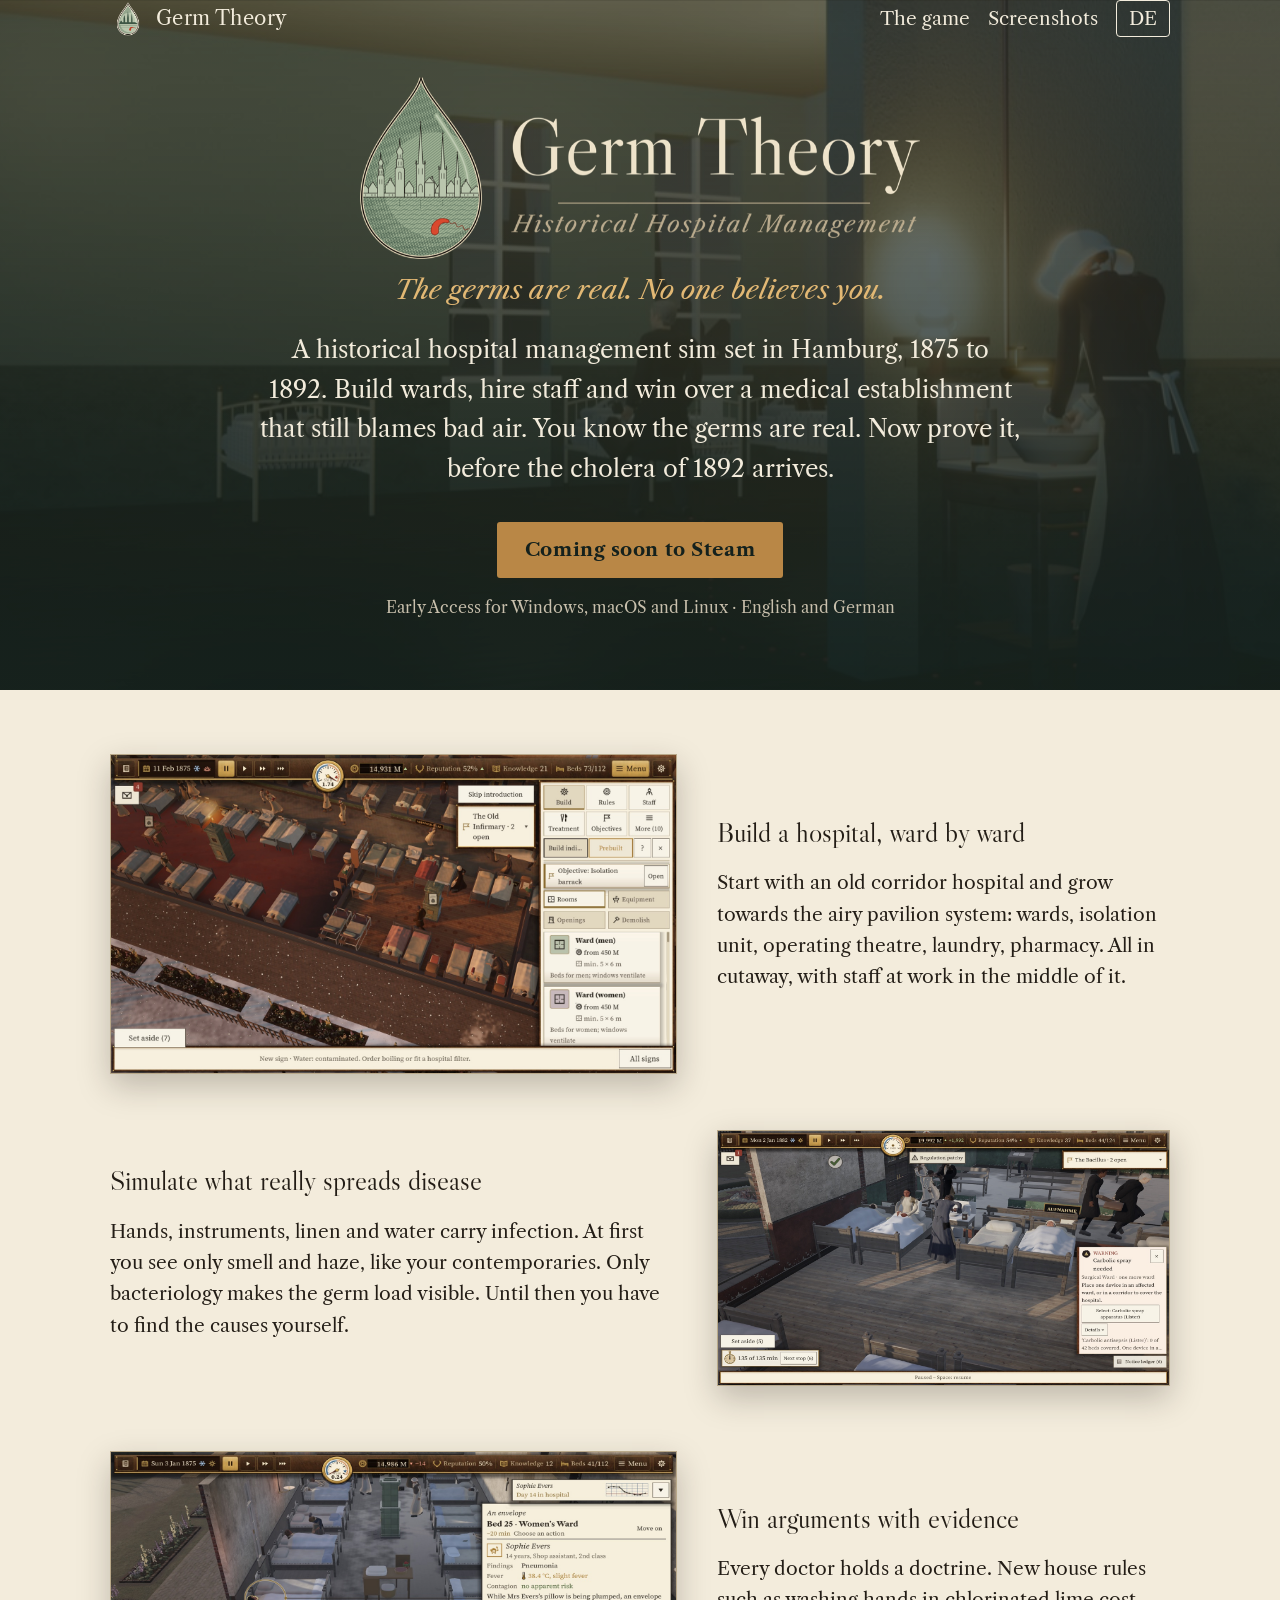
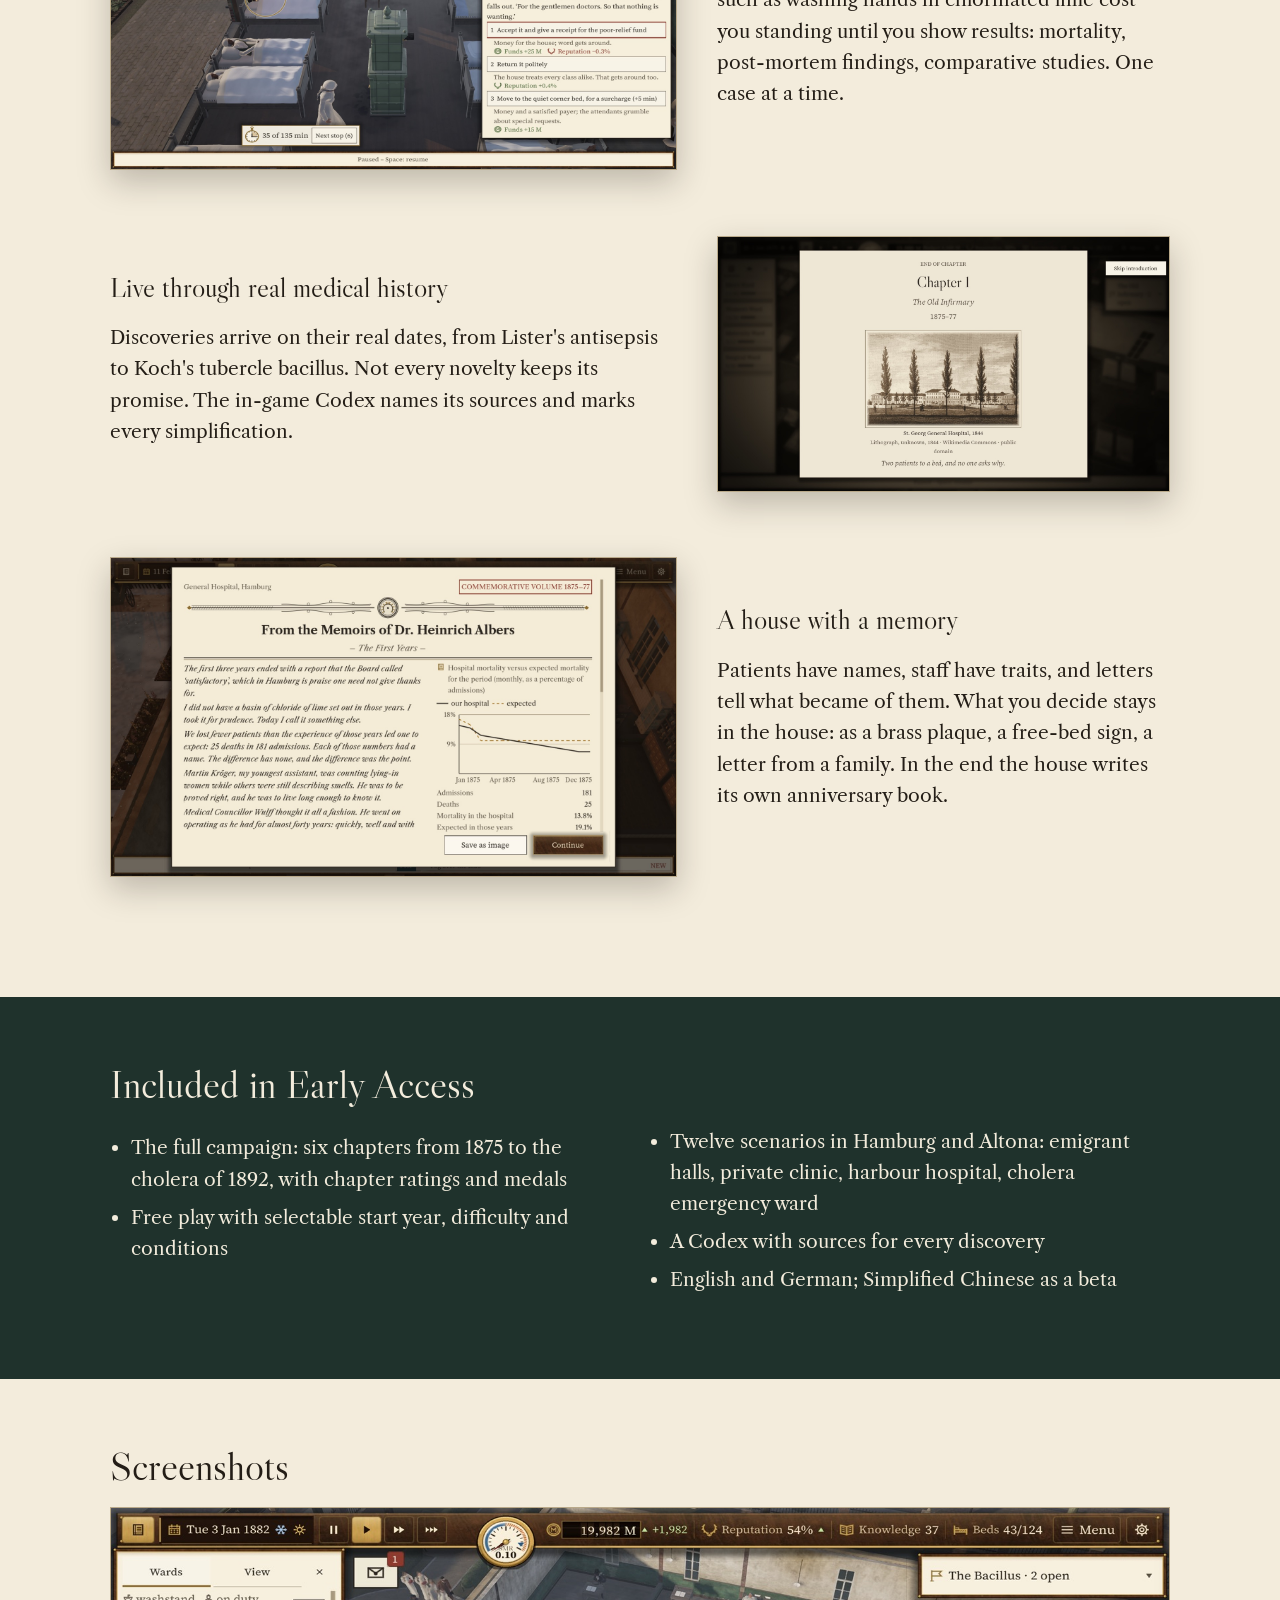
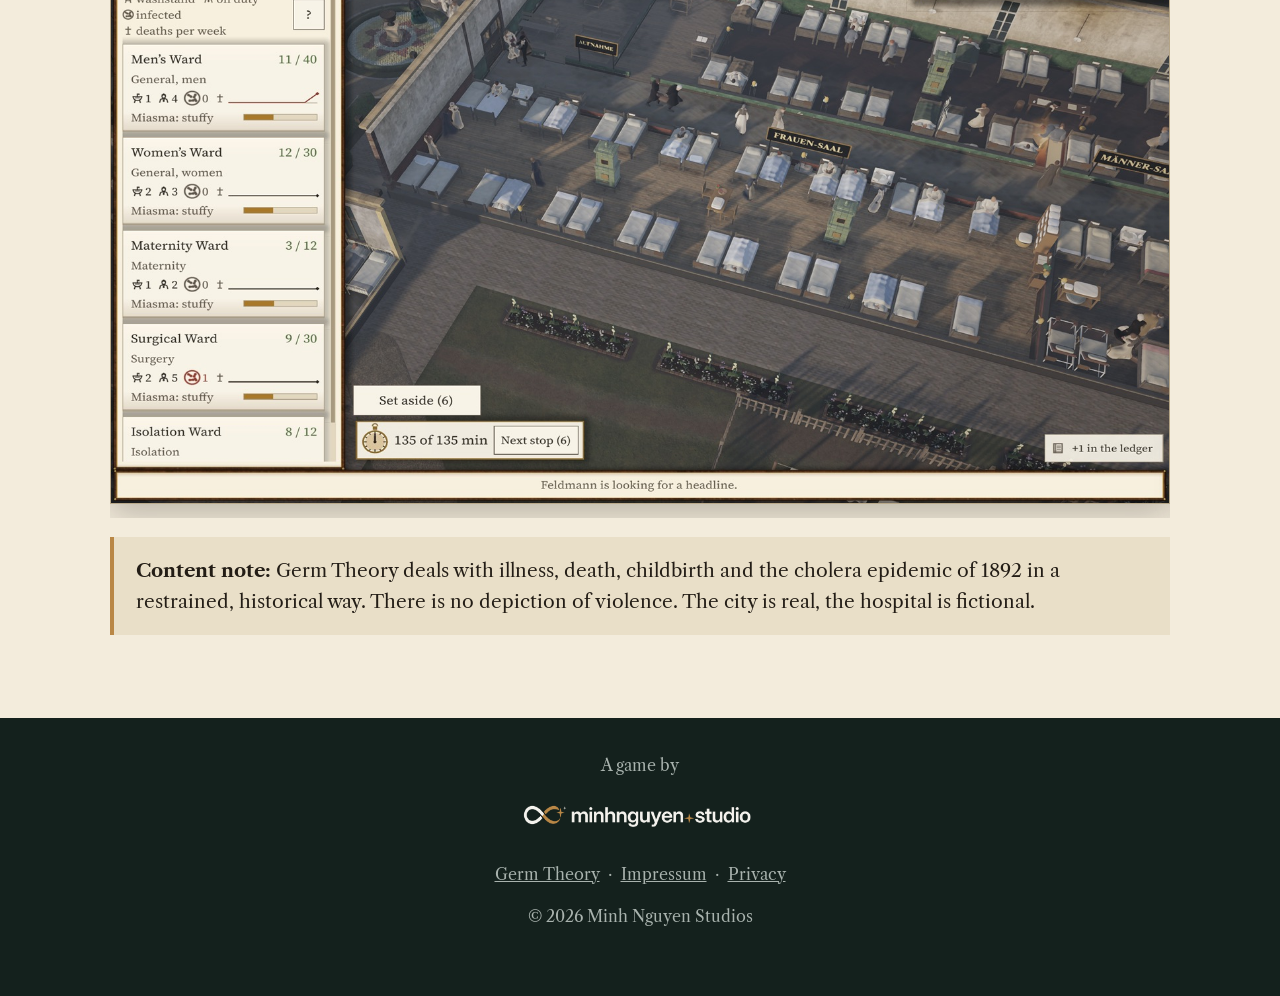
<file: index.html>
<!doctype html>
<html lang="de">
<head>
<meta charset="utf-8"><meta name="viewport" content="width=device-width,initial-scale=1">
<link rel="icon" href="favicon.png"><link rel="apple-touch-icon" href="img/icon.png">
<link rel="stylesheet" href="style.css?v=1"><script src="lang.js"></script>
<title>Germ Theory: Historical Hospital Management</title>
<meta name="description" content="Germ Theory: eine historische Krankenhaus-Management-Simulation. Baue Säle, stelle Personal ein und überzeuge eine Ärzteschaft, die noch an schlechte Luft glaubt.">
<meta property="og:title" content="Germ Theory: Historical Hospital Management">
<meta property="og:description" content="The germs are real. No one believes you. A historical hospital management sim.">
<meta property="og:image" content="img/og.jpg">
</head>
<body>
<header class="hero">
<nav class="wrap">
  <a class="brand" href="./"><img src="favicon.png" alt="">Germ Theory</a>
  <div class="links">
    <a href="#features"><span data-l="de">Das Spiel</span><span data-l="en">The game</span></a>
    <a href="#bilder"><span data-l="de">Bilder</span><span data-l="en">Screenshots</span></a>
    <button class="lang" onclick="toggleLang()"><span data-l="de">EN</span><span data-l="en">DE</span></button>
  </div>
</nav>
<div class="wrap">
  <img class="logo" src="img/logo.png" alt="Germ Theory – Historical Hospital Management" width="900" height="292">
  <p class="tag"><span data-l="de">Die Keime sind echt. Niemand glaubt dir.</span><span data-l="en">The germs are real. No one believes you.</span></p>
  <p class="lead">
    <span data-l="de">Eine historische Krankenhaus-Management-Simulation im Hamburg der Jahre 1875 bis 1892. Baue Säle, stelle Personal ein und überzeuge eine Ärzteschaft, die noch an schlechte Luft glaubt. Du weißt, dass die Keime echt sind. Beweise es, bevor 1892 die Cholera kommt.</span>
    <span data-l="en">A historical hospital management sim set in Hamburg, 1875 to 1892. Build wards, hire staff and win over a medical establishment that still blames bad air. You know the germs are real. Now prove it, before the cholera of 1892 arrives.</span>
  </p>
  <div class="cta">
    <span class="btn"><span data-l="de">Bald auf Steam</span><span data-l="en">Coming soon to Steam</span></span>
    <span class="soon"><span data-l="de">Early Access für Windows, macOS und Linux · Deutsch und Englisch</span><span data-l="en">Early Access for Windows, macOS and Linux · English and German</span></span>
  </div>
</div>
</header>

<main>
<section id="features"><div class="wrap">
  <div class="feature">
    <div><img class="shot" src="img/10_build_wards_en.jpg" alt="" loading="lazy" width="1600" height="900"></div>
    <div class="txt">
      <h3><span data-l="de">Ein Krankenhaus bauen, Saal für Saal</span><span data-l="en">Build a hospital, ward by ward</span></h3>
      <p><span data-l="de">Du beginnst mit einem alten Korridorspital und wächst bis zum luftigen Pavillonsystem: Säle, Isolierstation, Operationssaal, Waschküche, Apotheke. Alles im Schnitt, mittendrin Personal bei der Arbeit.</span><span data-l="en">Start with an old corridor hospital and grow towards the airy pavilion system: wards, isolation unit, operating theatre, laundry, pharmacy. All in cutaway, with staff at work in the middle of it.</span></p>
    </div>
  </div>
  <div class="feature">
    <div><img class="shot" data-l="de" src="img/03_hygiene_washing_de.jpg" alt="" loading="lazy" width="1600" height="900"><img class="shot" data-l="en" src="img/03_hygiene_washing_en.jpg" alt="" loading="lazy" width="1600" height="900"></div>
    <div class="txt">
      <h3><span data-l="de">Simulieren, was Krankheit wirklich überträgt</span><span data-l="en">Simulate what really spreads disease</span></h3>
      <p><span data-l="de">Hände, Instrumente, Wäsche und Wasser tragen die Ansteckung. Anfangs siehst du nur Geruch und Dunst, wie deine Zeitgenossen. Erst mit der Bakteriologie wird die Keimlast sichtbar. Bis dahin musst du die Ursachen selbst finden.</span><span data-l="en">Hands, instruments, linen and water carry infection. At first you see only smell and haze, like your contemporaries. Only bacteriology makes the germ load visible. Until then you have to find the causes yourself.</span></p>
    </div>
  </div>
  <div class="feature">
    <div><img class="shot" data-l="de" src="img/02_ward_round_bedside_de.jpg" alt="" loading="lazy" width="1600" height="900"><img class="shot" data-l="en" src="img/02_ward_round_bedside_en.jpg" alt="" loading="lazy" width="1600" height="900"></div>
    <div class="txt">
      <h3><span data-l="de">Mit Belegen überzeugen</span><span data-l="en">Win arguments with evidence</span></h3>
      <p><span data-l="de">Jeder Arzt hat eine Lehre. Neue Hausregeln wie Händewaschung mit Chlorkalk kosten Ansehen, bis du Ergebnisse zeigst: Sterblichkeit, Sektionsbefunde, Vergleichsstudien. Fall für Fall.</span><span data-l="en">Every doctor holds a doctrine. New house rules such as washing hands in chlorinated lime cost you standing until you show results: mortality, post-mortem findings, comparative studies. One case at a time.</span></p>
    </div>
  </div>
  <div class="feature">
    <div><img class="shot" data-l="de" src="img/07_chapter_title_de.jpg" alt="" loading="lazy" width="1600" height="900"><img class="shot" data-l="en" src="img/07_chapter_title_en.jpg" alt="" loading="lazy" width="1600" height="900"></div>
    <div class="txt">
      <h3><span data-l="de">Echte Medizingeschichte erleben</span><span data-l="en">Live through real medical history</span></h3>
      <p><span data-l="de">Entdeckungen kommen zu ihren echten Daten, von Listers Antisepsis bis zu Kochs Tuberkelbazillus. Nicht jede Neuheit hält, was sie verspricht. Der Kodex im Spiel nennt die Quellen und kennzeichnet jede Vereinfachung.</span><span data-l="en">Discoveries arrive on their real dates, from Lister's antisepsis to Koch's tubercle bacillus. Not every novelty keeps its promise. The in-game Codex names its sources and marks every simplification.</span></p>
    </div>
  </div>
  <div class="feature">
    <div><img class="shot" src="img/08_house_history_festschrift_en.jpg" alt="" loading="lazy" width="1600" height="900"></div>
    <div class="txt">
      <h3><span data-l="de">Ein Haus mit Gedächtnis</span><span data-l="en">A house with a memory</span></h3>
      <p><span data-l="de">Patienten haben Namen, Personal hat Eigenschaften, Briefe erzählen, was aus ihnen wird. Was du entscheidest, bleibt im Haus: als Messingtafel, als Freibett-Schild, als Brief einer Familie. Am Ende schreibt das Haus seine eigene Festschrift.</span><span data-l="en">Patients have names, staff have traits, and letters tell what became of them. What you decide stays in the house: as a brass plaque, a free-bed sign, a letter from a family. In the end the house writes its own anniversary book.</span></p>
    </div>
  </div>
</div></section>

<section class="dark"><div class="wrap">
  <h2><span data-l="de">Im Early Access enthalten</span><span data-l="en">Included in Early Access</span></h2>
  <ul class="list">
    <li><span data-l="de">Die ganze Kampagne: sechs Kapitel von 1875 bis zur Cholera 1892, mit Kapitelwertung und Medaillen</span><span data-l="en">The full campaign: six chapters from 1875 to the cholera of 1892, with chapter ratings and medals</span></li>
    <li><span data-l="de">Freies Spiel mit wählbarem Startjahr, Schwierigkeit und Bedingungen</span><span data-l="en">Free play with selectable start year, difficulty and conditions</span></li>
    <li><span data-l="de">Zwölf Szenarien in Hamburg und Altona: Auswandererhallen, Privatklinik, Hafenkrankenhaus, Cholera-Notlazarett</span><span data-l="en">Twelve scenarios in Hamburg and Altona: emigrant halls, private clinic, harbour hospital, cholera emergency ward</span></li>
    <li><span data-l="de">Ein Kodex mit Quellen zu jeder Entdeckung</span><span data-l="en">A Codex with sources for every discovery</span></li>
    <li><span data-l="de">Deutsch und Englisch; Vereinfachtes Chinesisch als Beta</span><span data-l="en">English and German; Simplified Chinese as a beta</span></li>
  </ul>
</div></section>

<section id="bilder"><div class="wrap">
  <h2><span data-l="de">Bilder aus dem Spiel</span><span data-l="en">Screenshots</span></h2>
  <div class="gallery">
    <img class="shot" src="img/01_ward_staff_1882_en.jpg" alt="" loading="lazy" width="1600" height="900">
    <img class="shot" src="img/11_cholera_1892_en.jpg" alt="" loading="lazy" width="1600" height="900">
    <img class="shot" src="img/04_city_map_hamburg_en.jpg" alt="" loading="lazy" width="1600" height="900">
    <img class="shot" src="img/05_letter_deaconess_motherhouse_en.jpg" alt="" loading="lazy" width="1600" height="900">
    <img class="shot" data-l="de" src="img/09_scenario_private_clinic_1885_de.jpg" alt="" loading="lazy" width="1600" height="900"><img class="shot" data-l="en" src="img/09_scenario_private_clinic_1885_en.jpg" alt="" loading="lazy" width="1600" height="900">
  </div>
  <p class="note"><span data-l="de"><b>Inhaltshinweis:</b> Germ Theory behandelt Krankheit, Tod, Geburt und die Choleraepidemie von 1892 zurückhaltend und historisch. Es gibt keine Gewaltdarstellung. Die Stadt ist echt, das Krankenhaus erfunden.</span><span data-l="en"><b>Content note:</b> Germ Theory deals with illness, death, childbirth and the cholera epidemic of 1892 in a restrained, historical way. There is no depiction of violence. The city is real, the hospital is fictional.</span></p>
</div></section>
</main>

<footer>
  <a class="studio" href="https://minh.systems/" aria-label="Minh Nguyen Studios"><span data-l="de">Ein Spiel von</span><span data-l="en">A game by</span><img src="img/studio.png" alt="Minh Nguyen Studios" width="240" height="40"></a><br>
  <a href="./">Germ Theory</a>·<a href="impressum/">Impressum</a>·<a href="datenschutz/"><span data-l="de">Datenschutz</span><span data-l="en">Privacy</span></a>
  <p>© 2026 Minh Nguyen Studios</p>
</footer>
</body>
</html>
</file>
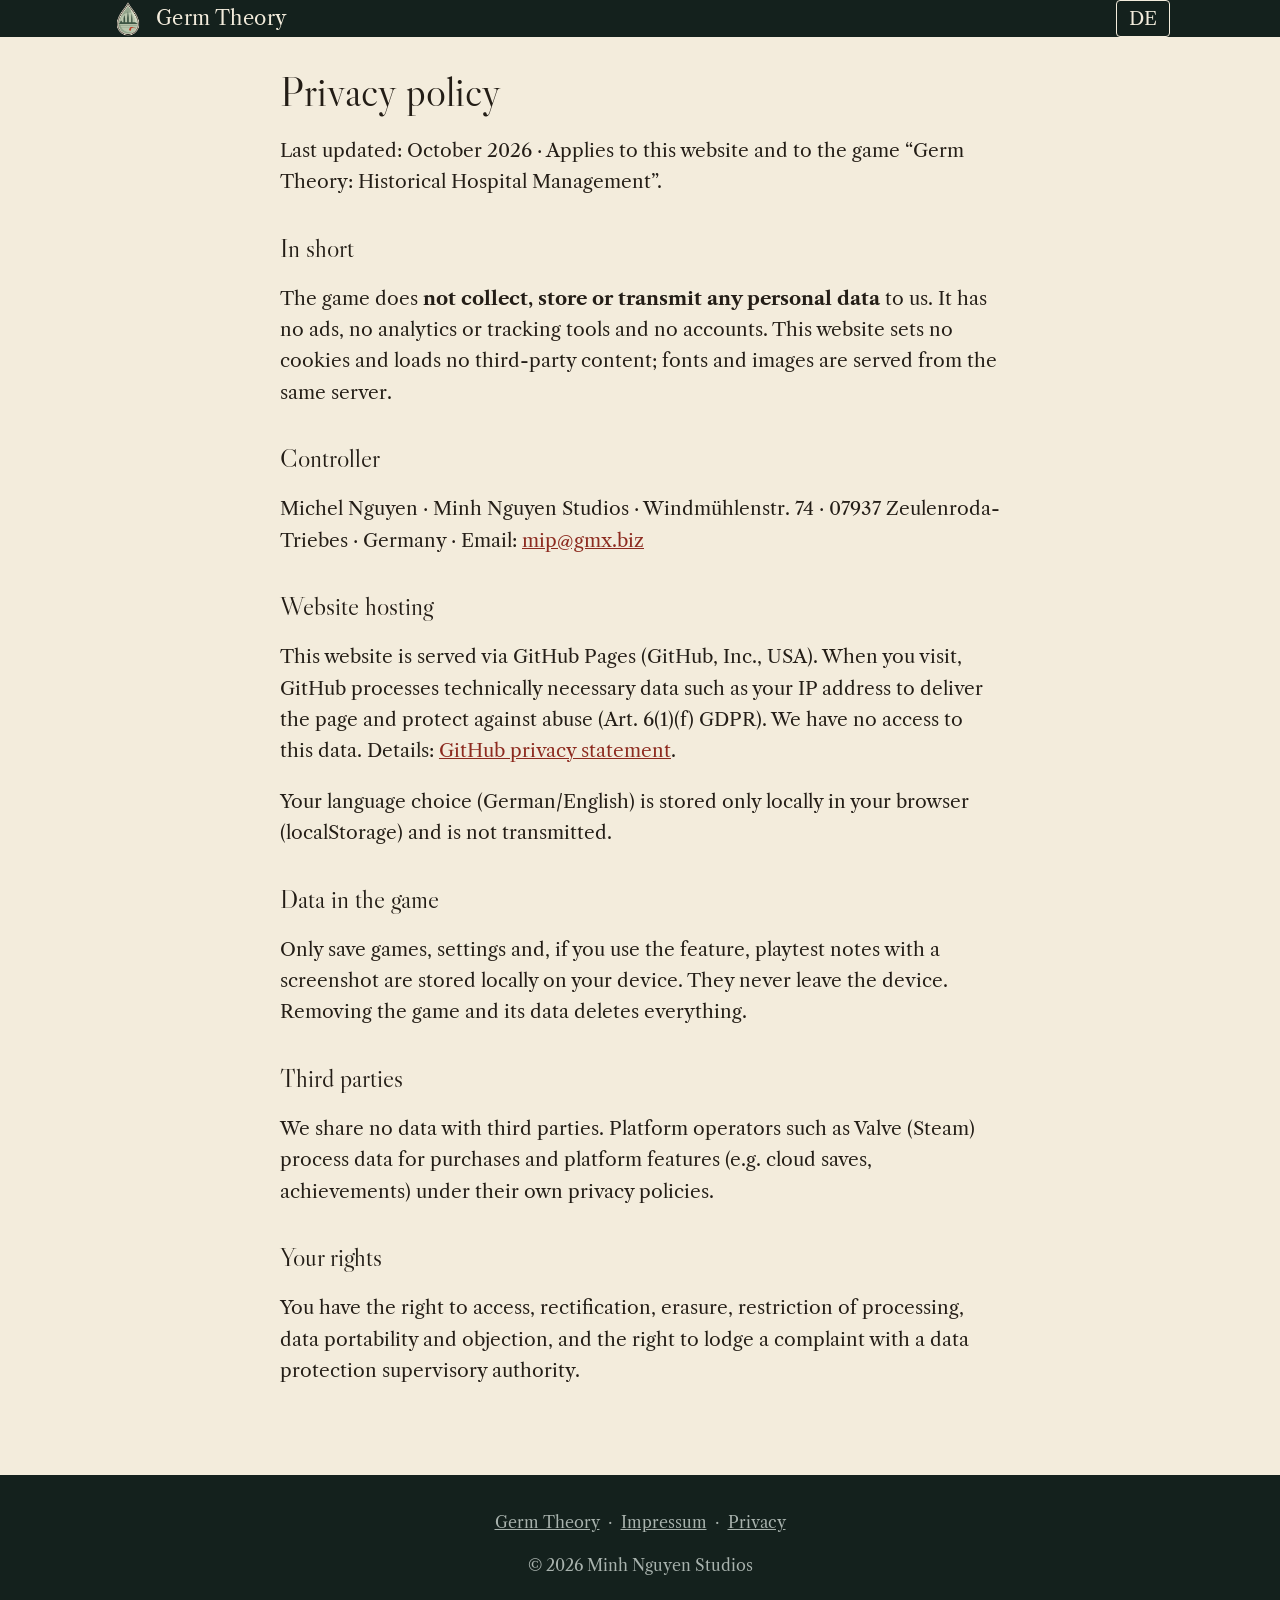
<file: datenschutz/index.html>
<!doctype html>
<html lang="de">
<head>
<meta charset="utf-8"><meta name="viewport" content="width=device-width,initial-scale=1">
<meta name="robots" content="noindex">
<link rel="icon" href="../favicon.png"><link rel="stylesheet" href="../style.css?v=1"><script src="../lang.js"></script>
<title>Datenschutz · Germ Theory</title>
<style>@font-face{font-family:"Caslon";src:url(../fonts/LibreCaslonText-Regular.ttf)}@font-face{font-family:"Caslon Display";src:url(../fonts/LibreCaslonDisplay-Regular.ttf)}</style>
</head>
<body>
<header class="top"><nav class="wrap">
  <a class="brand" href="../"><img src="../favicon.png" alt="">Germ Theory</a>
  <div class="links"><button class="lang" onclick="toggleLang()"><span data-l="de">EN</span><span data-l="en">DE</span></button></div>
</nav></header>
<main class="wrap doc">
<div data-l="de">
<h1>Datenschutzerklärung</h1>
<p>Stand: Oktober 2026 · Gilt für diese Website und für das Spiel „Germ Theory: Historical Hospital Management“.</p>
<h2>Kurz gesagt</h2>
<p>Das Spiel erhebt, speichert und überträgt <b>keine personenbezogenen Daten</b> an uns. Es hat keine Werbung, keine Analyse- oder Tracking-Werkzeuge und keine Konten. Diese Website setzt keine Cookies und lädt keine Inhalte von Drittanbietern; Schriften und Bilder liegen auf demselben Server.</p>
<h2>Verantwortlicher</h2>
<p>Michel Nguyen · Minh Nguyen Studios · Windmühlenstr. 74 · 07937 Zeulenroda-Triebes · E-Mail: <span class="lg-mail">mip [at] gmx.biz</span></p>
<h2>Hosting der Website</h2>
<p>Die Website wird über GitHub Pages (GitHub, Inc., USA) ausgeliefert. Beim Aufruf verarbeitet GitHub technisch notwendige Daten wie die IP-Adresse, um die Seite auszuliefern und vor Missbrauch zu schützen (Art. 6 Abs. 1 lit. f DSGVO). Wir haben darauf keinen Zugriff. Einzelheiten: <a href="https://docs.github.com/de/site-policy/privacy-policies/github-general-privacy-statement">Datenschutzerklärung von GitHub</a>.</p>
<p>Die Sprachwahl (Deutsch/Englisch) wird nur lokal im Browser gespeichert (localStorage) und nicht übertragen.</p>
<h2>Daten im Spiel</h2>
<p>Lokal auf deinem Gerät gespeichert werden nur Spielstände, Einstellungen und, falls du die Funktion nutzt, Spieltest-Notizen mit Bildschirmfoto. Sie verlassen das Gerät nicht. Beim Löschen des Spiels und seiner Daten wird alles entfernt.</p>
<h2>Dritte</h2>
<p>Wir geben keine Daten an Dritte weiter. Plattformbetreiber wie Valve (Steam) verarbeiten beim Kauf und bei Plattformfunktionen (z. B. Cloud-Speicher, Erfolge) Daten nach ihren eigenen Datenschutzbestimmungen.</p>
<h2>Deine Rechte</h2>
<p>Du hast das Recht auf Auskunft, Berichtigung, Löschung, Einschränkung der Verarbeitung, Datenübertragbarkeit und Widerspruch sowie das Recht auf Beschwerde bei einer Datenschutz-Aufsichtsbehörde.</p>
</div>
<div data-l="en">
<h1>Privacy policy</h1>
<p>Last updated: October 2026 · Applies to this website and to the game “Germ Theory: Historical Hospital Management”.</p>
<h2>In short</h2>
<p>The game does <b>not collect, store or transmit any personal data</b> to us. It has no ads, no analytics or tracking tools and no accounts. This website sets no cookies and loads no third-party content; fonts and images are served from the same server.</p>
<h2>Controller</h2>
<p>Michel Nguyen · Minh Nguyen Studios · Windmühlenstr. 74 · 07937 Zeulenroda-Triebes · Germany · Email: <span class="lg-mail">mip [at] gmx.biz</span></p>
<h2>Website hosting</h2>
<p>This website is served via GitHub Pages (GitHub, Inc., USA). When you visit, GitHub processes technically necessary data such as your IP address to deliver the page and protect against abuse (Art. 6(1)(f) GDPR). We have no access to this data. Details: <a href="https://docs.github.com/en/site-policy/privacy-policies/github-general-privacy-statement">GitHub privacy statement</a>.</p>
<p>Your language choice (German/English) is stored only locally in your browser (localStorage) and is not transmitted.</p>
<h2>Data in the game</h2>
<p>Only save games, settings and, if you use the feature, playtest notes with a screenshot are stored locally on your device. They never leave the device. Removing the game and its data deletes everything.</p>
<h2>Third parties</h2>
<p>We share no data with third parties. Platform operators such as Valve (Steam) process data for purchases and platform features (e.g. cloud saves, achievements) under their own privacy policies.</p>
<h2>Your rights</h2>
<p>You have the right to access, rectification, erasure, restriction of processing, data portability and objection, and the right to lodge a complaint with a data protection supervisory authority.</p>
</div>
</main>
<footer>
  <a href="../">Germ Theory</a>·<a href="../impressum/">Impressum</a>·<a href="../datenschutz/"><span data-l="de">Datenschutz</span><span data-l="en">Privacy</span></a>
  <p>© 2026 Minh Nguyen Studios</p>
</footer>
<script>
(function () {
  var u = ['m', 'i', 'p'].join(''), d = ['gmx', 'biz'].join('.');
  document.querySelectorAll('.lg-mail').forEach(function (el) {
    var a = document.createElement('a');
    a.href = 'mai' + 'lto:' + u + '@' + d;
    a.textContent = u + '@' + d;
    el.replaceChildren(a);
  });
})();
</script>
</body>
</html>
</file>
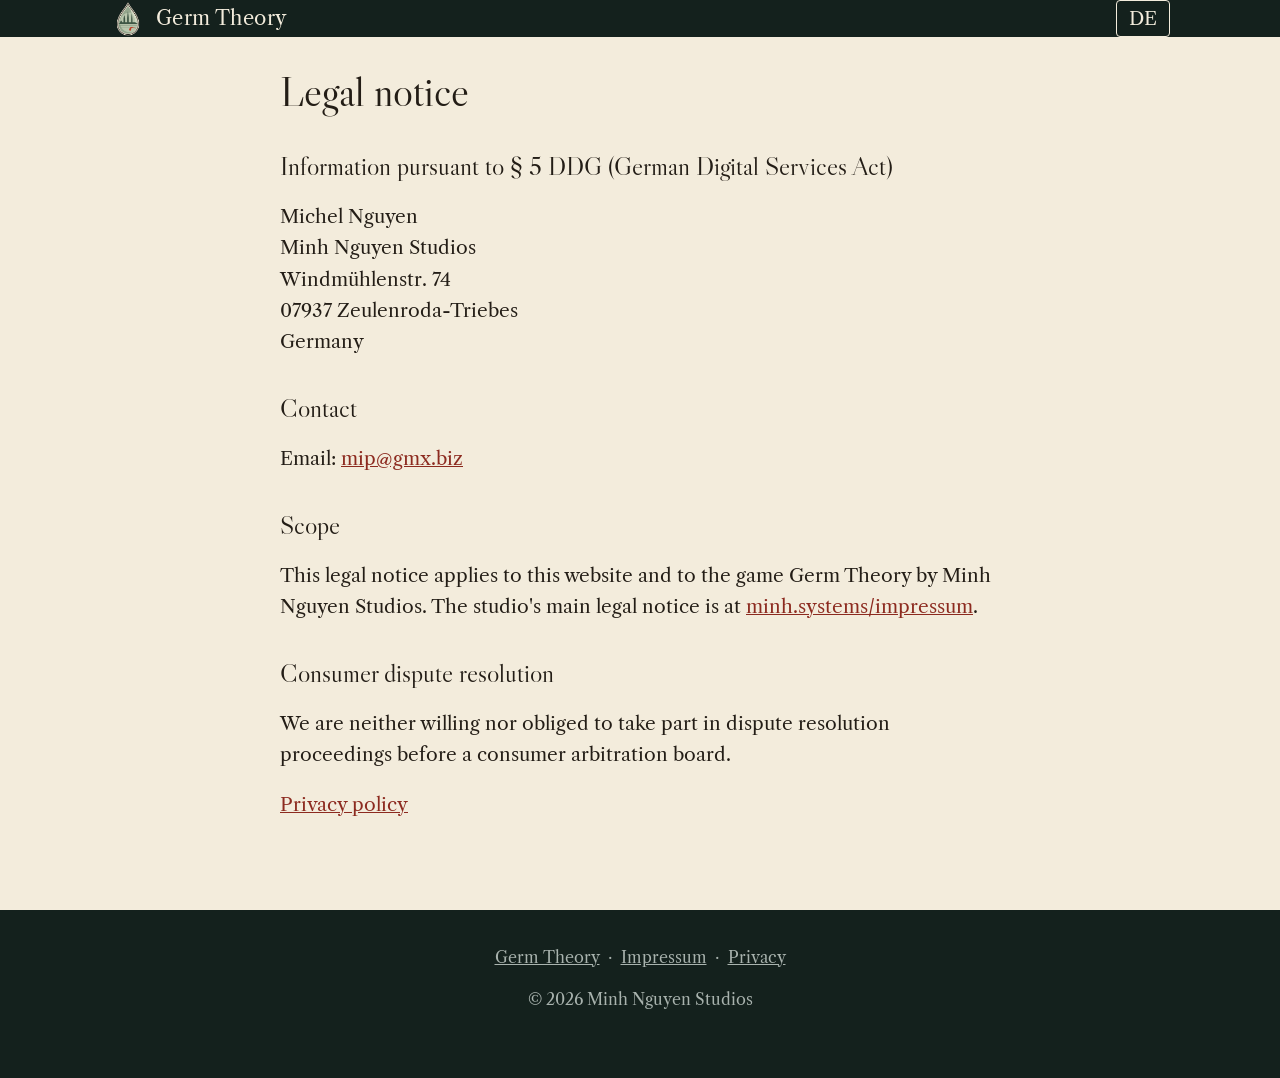
<file: impressum/index.html>
<!doctype html>
<html lang="de">
<head>
<meta charset="utf-8"><meta name="viewport" content="width=device-width,initial-scale=1">
<meta name="robots" content="noindex">
<link rel="icon" href="../favicon.png"><link rel="stylesheet" href="../style.css?v=1"><script src="../lang.js"></script>
<title>Impressum · Germ Theory</title>
<style>@font-face{font-family:"Caslon";src:url(../fonts/LibreCaslonText-Regular.ttf)}@font-face{font-family:"Caslon Display";src:url(../fonts/LibreCaslonDisplay-Regular.ttf)}</style>
</head>
<body>
<header class="top"><nav class="wrap">
  <a class="brand" href="../"><img src="../favicon.png" alt="">Germ Theory</a>
  <div class="links"><button class="lang" onclick="toggleLang()"><span data-l="de">EN</span><span data-l="en">DE</span></button></div>
</nav></header>
<main class="wrap doc">
<div data-l="de">
<h1>Impressum</h1>
<h2>Angaben gemäß § 5 DDG</h2>
<p>Michel Nguyen<br>Minh Nguyen Studios<br>Windmühlenstr. 74<br>07937 Zeulenroda-Triebes<br>Deutschland</p>
<h2>Kontakt</h2>
<p>E-Mail: <span class="lg-mail">mip [at] gmx.biz</span></p>
<h2>Geltungsbereich</h2>
<p>Dieses Impressum gilt für diese Website und für das Spiel Germ Theory von Minh Nguyen Studios. Das zentrale Impressum des Studios steht unter <a href="https://minh.systems/impressum/">minh.systems/impressum</a>.</p>
<h2>Verbraucherstreitbeilegung</h2>
<p>Wir sind nicht bereit oder verpflichtet, an Streitbeilegungsverfahren vor einer Verbraucherschlichtungsstelle teilzunehmen.</p>
<p><a href="../datenschutz/">Datenschutzerklärung</a></p>
</div>
<div data-l="en">
<h1>Legal notice</h1>
<h2>Information pursuant to § 5 DDG (German Digital Services Act)</h2>
<p>Michel Nguyen<br>Minh Nguyen Studios<br>Windmühlenstr. 74<br>07937 Zeulenroda-Triebes<br>Germany</p>
<h2>Contact</h2>
<p>Email: <span class="lg-mail">mip [at] gmx.biz</span></p>
<h2>Scope</h2>
<p>This legal notice applies to this website and to the game Germ Theory by Minh Nguyen Studios. The studio's main legal notice is at <a href="https://minh.systems/impressum/">minh.systems/impressum</a>.</p>
<h2>Consumer dispute resolution</h2>
<p>We are neither willing nor obliged to take part in dispute resolution proceedings before a consumer arbitration board.</p>
<p><a href="../datenschutz/">Privacy policy</a></p>
</div>
</main>
<footer>
  <a href="../">Germ Theory</a>·<a href="../impressum/">Impressum</a>·<a href="../datenschutz/"><span data-l="de">Datenschutz</span><span data-l="en">Privacy</span></a>
  <p>© 2026 Minh Nguyen Studios</p>
</footer>
<script>
(function () {
  var u = ['m', 'i', 'p'].join(''), d = ['gmx', 'biz'].join('.');
  document.querySelectorAll('.lg-mail').forEach(function (el) {
    var a = document.createElement('a');
    a.href = 'mai' + 'lto:' + u + '@' + d;
    a.textContent = u + '@' + d;
    el.replaceChildren(a);
  });
})();
</script>
</body>
</html>
</file>
<file: style.css>
@font-face{font-family:"Caslon";src:url(fonts/LibreCaslonText-Regular.ttf) format("truetype");font-weight:400;font-display:swap}
@font-face{font-family:"Caslon";src:url(fonts/LibreCaslonText-Italic.ttf) format("truetype");font-style:italic;font-display:swap}
@font-face{font-family:"Caslon";src:url(fonts/LibreCaslonText-Bold.ttf) format("truetype");font-weight:700;font-display:swap}
@font-face{font-family:"Caslon Display";src:url(fonts/LibreCaslonDisplay-Regular.ttf) format("truetype");font-display:swap}
:root{--night:#14211d;--green:#1f322c;--paper:#f3ecdc;--paper2:#e9dfc8;--ink:#231d16;--brass:#b98746;--brass2:#e2b874;--red:#8c2a1f;--muted:#6b5f4f}
*{box-sizing:border-box}
html{scroll-behavior:smooth}
body{margin:0;background:var(--paper);color:var(--ink);font:19px/1.65 "Caslon",Georgia,serif}
h1,h2,h3{font-family:"Caslon Display","Caslon",Georgia,serif;font-weight:400;line-height:1.15;margin:0 0 .45em}
h2{font-size:clamp(28px,4vw,40px)}
a{color:var(--red)}
.wrap{max-width:1100px;margin:0 auto;padding:0 20px}
nav{display:flex;align-items:center;justify-content:space-between;padding:16px 0;gap:12px;flex-wrap:wrap}
nav .brand{display:flex;align-items:center;gap:10px;text-decoration:none;color:inherit;font-size:20px;letter-spacing:.02em}
nav .brand img{width:36px;height:36px}
nav .links{display:flex;gap:18px;align-items:center}
nav .links a{color:inherit;text-decoration:none}
.lang{border:1px solid currentColor;border-radius:4px;background:transparent;color:inherit;padding:2px 12px;cursor:pointer;font:inherit}
.hero{background:linear-gradient(180deg,rgba(20,33,29,.55),rgba(20,33,29,.92)),url(img/hero.jpg) center/cover;color:var(--paper);padding-bottom:70px}
.hero .logo{display:block;width:min(560px,90%);height:auto;margin:40px auto 10px}
.hero p.lead{font-size:clamp(19px,2.4vw,24px);max-width:760px;margin:0 auto 28px;text-align:center}
.tag{font-style:italic;color:var(--brass2);text-align:center;font-size:clamp(20px,2.6vw,26px);margin:8px 0 18px}
.cta{text-align:center}
.btn{display:inline-block;background:var(--brass);color:var(--night);padding:12px 28px;border-radius:3px;text-decoration:none;font-weight:700;margin:6px;letter-spacing:.03em}
.soon{display:block;margin-top:10px;font-size:16px;color:#c9c0ad}
section{padding:64px 0}
.feature{display:grid;grid-template-columns:1.25fr 1fr;gap:40px;align-items:center;margin-bottom:56px}
.feature:nth-child(even) .txt{order:-1}
.feature h3{font-size:28px}
.shot{width:100%;height:auto;display:block;border:1px solid #b9a98a;box-shadow:0 12px 30px rgba(35,29,22,.25)}
.dark{background:var(--green);color:var(--paper)}
.dark a{color:var(--brass2)}
.list{columns:2;column-gap:40px;padding-left:1.1em}
.list li{margin:.35em 0;break-inside:avoid}
.gallery{display:flex;gap:18px;overflow-x:auto;scroll-snap-type:x mandatory;padding-bottom:14px}
.gallery img{flex:0 0 min(86%,780px);scroll-snap-align:center}
.note{background:var(--paper2);border-left:4px solid var(--brass);padding:18px 22px}
footer{background:var(--night);color:#a9b3ae;padding:34px 0 50px;font-size:16px;text-align:center}
footer a{color:#a9b3ae;margin:0 8px}
.studio{display:inline-flex;flex-direction:column;align-items:center;gap:8px;text-decoration:none;color:#a9b3ae;margin-bottom:18px}
.studio img{width:240px;height:auto}
.doc{max-width:760px;padding-top:30px;padding-bottom:70px}
.doc h1{font-size:42px}
.doc h2{margin-top:1.4em;font-size:26px}
.top{background:var(--night);color:var(--paper)}
[data-l]{display:none}
html[lang=de] [data-l=de],html[lang=en] [data-l=en]{display:revert}
@media(max-width:760px){.feature{grid-template-columns:1fr}.feature:nth-child(even) .txt{order:0}.list{columns:1}body{font-size:18px}}
</file>
